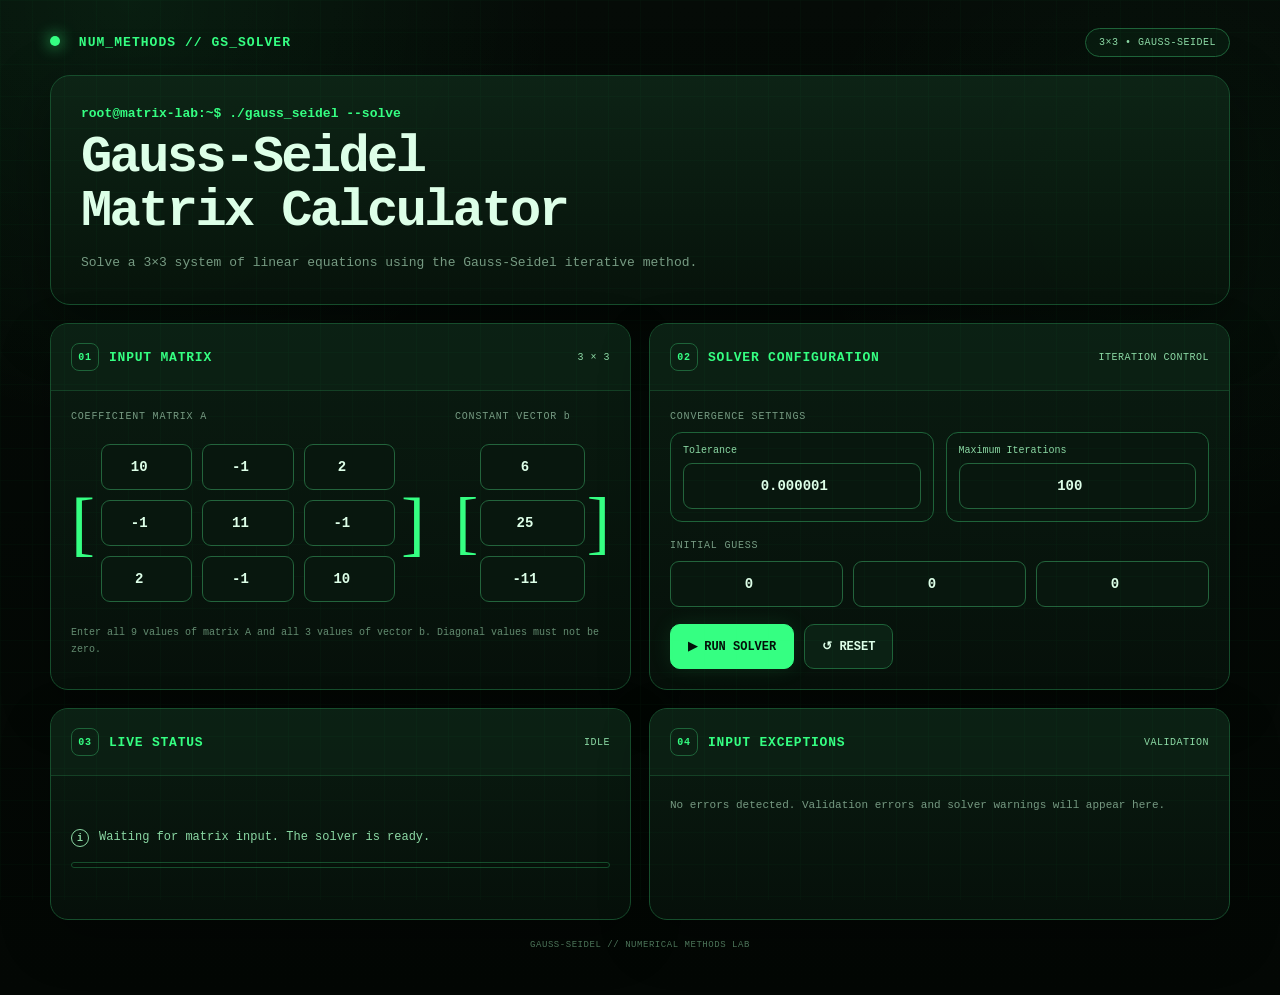
<file: index.html>
<!DOCTYPE html>
<html lang="en">
<head>
    <meta charset="UTF-8">
    <meta name="viewport" content="width=device-width, initial-scale=1.0">

    <title>Gauss-Seidel Matrix Calculator</title>

    <link rel="stylesheet" href="style.css">
</head>

<body>

<div class="app">

    <!-- =========================
         TOP BAR
    ========================== -->

    <header class="topbar">

        <div class="brand">
            <span class="brand-dot"></span>
            NUM_METHODS // GS_SOLVER
        </div>

        <div class="header-label">
            3×3 • GAUSS-SEIDEL
        </div>

    </header>


    <!-- =========================
         HERO
    ========================== -->

    <section class="hero">

        <div class="terminal">
            root@matrix-lab:~$ ./gauss_seidel --solve
        </div>

        <h1>
            Gauss-Seidel<br>
            Matrix Calculator
        </h1>

        <p>
            Solve a 3×3 system of linear equations using the
            Gauss-Seidel iterative method.
        </p>

    </section>


    <!-- =========================
         MAIN WORKSPACE
    ========================== -->

    <main class="workspace">


        <!-- =========================
             01 MATRIX INPUT
        ========================== -->

        <section class="card">

            <div class="card-header">

                <div class="card-title">

                    <span class="number">
                        01
                    </span>

                    INPUT MATRIX

                </div>

                <span class="section-tag">
                    3 × 3
                </span>

            </div>


            <div class="card-body">

                <div class="input-layout">


                    <!-- MATRIX A -->

                    <div class="matrix-area">

                        <div class="input-label">
                            COEFFICIENT MATRIX A
                        </div>


                        <div class="matrix-wrapper">

                            <span class="matrix-bracket left">
                                [
                            </span>


                            <div
                                id="matrixInputs"
                                class="matrix-grid"
                            >

                                <!-- JS WILL CREATE 9 INPUTS -->

                            </div>


                            <span class="matrix-bracket right">
                                ]
                            </span>

                        </div>

                    </div>


                    <!-- VECTOR B -->

                    <div class="vector-area">

                        <div class="input-label">
                            CONSTANT VECTOR b
                        </div>


                        <div class="vector-wrapper">

                            <span class="vector-bracket left">
                                [
                            </span>


                            <div
                                id="vectorInputs"
                                class="vector-grid"
                            >

                                <!-- JS WILL CREATE 3 INPUTS -->

                            </div>


                            <span class="vector-bracket right">
                                ]
                            </span>

                        </div>

                    </div>

                </div>


                <div class="input-help">

                    Enter all 9 values of matrix A and all 3 values
                    of vector b. Diagonal values must not be zero.

                </div>

            </div>

        </section>



        <!-- =========================
             02 SOLVER SETTINGS
        ========================== -->

        <section class="card">

            <div class="card-header">

                <div class="card-title">

                    <span class="number">
                        02
                    </span>

                    SOLVER CONFIGURATION

                </div>

                <span class="section-tag">
                    ITERATION CONTROL
                </span>

            </div>


            <div class="card-body">


                <div class="input-label">
                    CONVERGENCE SETTINGS
                </div>


                <div class="settings-grid">


                    <div class="setting-box">

                        <label for="tolerance">
                            Tolerance
                        </label>

                        <input
                            id="tolerance"
                            type="number"
                            step="any"
                            min="0"
                            value="0.000001"
                        >

                    </div>


                    <div class="setting-box">

                        <label for="maxIterations">
                            Maximum Iterations
                        </label>

                        <input
                            id="maxIterations"
                            type="number"
                            step="1"
                            min="1"
                            max="100000"
                            value="100"
                        >

                    </div>

                </div>


                <div class="input-label initial-label">
                    INITIAL GUESS
                </div>


                <div class="guess-grid">

                    <input
                        id="x10"
                        type="number"
                        step="any"
                        value="0"
                        placeholder="x₁₀"
                    >

                    <input
                        id="x20"
                        type="number"
                        step="any"
                        value="0"
                        placeholder="x₂₀"
                    >

                    <input
                        id="x30"
                        type="number"
                        step="any"
                        value="0"
                        placeholder="x₃₀"
                    >

                </div>


                <div class="button-row">

                    <button
                        id="solveBtn"
                        class="btn-primary"
                    >
                        ▶ RUN SOLVER
                    </button>


                    <button
                        id="resetBtn"
                        class="btn-secondary"
                    >
                        ↺ RESET
                    </button>

                </div>

            </div>

        </section>



        <!-- =========================
             03 STATUS
        ========================== -->

        <section class="card">

            <div class="card-header">

                <div class="card-title">

                    <span class="number">
                        03
                    </span>

                    LIVE STATUS

                </div>

                <span
                    id="statusBadge"
                    class="section-tag"
                >
                    IDLE
                </span>

            </div>


            <div class="card-body status-body">

                <div
                    id="statusLine"
                    class="status info"
                >

                    <span class="status-icon">
                        i
                    </span>

                    <span>
                        Waiting for matrix input.
                        The solver is ready.
                    </span>

                </div>


                <div class="progress">

                    <div
                        id="progressBar"
                        class="progress-bar"
                    ></div>

                </div>

            </div>

        </section>



        <!-- =========================
             04 ERROR AREA
        ========================== -->

        <section class="card">

            <div class="card-header">

                <div class="card-title">

                    <span class="number">
                        04
                    </span>

                    INPUT EXCEPTIONS

                </div>

                <span class="section-tag">
                    VALIDATION
                </span>

            </div>


            <div class="card-body">

                <div
                    id="noErrorMessage"
                    class="no-error"
                >
                    No errors detected.
                    Validation errors and solver warnings
                    will appear here.
                </div>


                <div
                    id="errorPanel"
                    class="error-panel"
                >

                    <div class="error-title">
                        ERROR / WARNING
                    </div>


                    <ul
                        id="errorList"
                    ></ul>

                </div>

            </div>

        </section>



        <!-- =========================
             05 SOLUTION
             LAST SECTION
        ========================== -->

        <section
            id="solutionCard"
            class="card solution-card"
            style="display:none;"
        >

            <div class="card-header">

                <div class="card-title">

                    <span class="number">
                        05
                    </span>

                    SOLUTION OUTPUT

                </div>

                <span
                    id="solutionTag"
                    class="section-tag"
                >
                    RESULT
                </span>

            </div>


            <div class="card-body">


                <!-- SOLUTION VALUES -->

                <div class="solution-grid">


                    <div class="answer-box">

                        <div class="answer-label">
                            x₁
                        </div>

                        <div
                            id="answerX1"
                            class="answer-value"
                        >
                            —
                        </div>

                    </div>


                    <div class="answer-box">

                        <div class="answer-label">
                            x₂
                        </div>

                        <div
                            id="answerX2"
                            class="answer-value"
                        >
                            —
                        </div>

                    </div>


                    <div class="answer-box">

                        <div class="answer-label">
                            x₃
                        </div>

                        <div
                            id="answerX3"
                            class="answer-value"
                        >
                            —
                        </div>

                    </div>

                </div>


                <!-- SUMMARY -->

                <div
                    id="solutionSummary"
                    class="solution-summary"
                ></div>


                <!-- COLLAPSIBLE ITERATIONS -->

                <details id="iterationDetails">

                    <summary>

                        <span>
                            ▸ ITERATION HISTORY
                        </span>

                        <span
                            id="iterationCount"
                            class="section-tag"
                        >
                            0 STEPS
                        </span>

                    </summary>


                    <div class="table-container">

                        <table>

                            <thead>

                                <tr>

                                    <th>
                                        ITERATION
                                    </th>

                                    <th>
                                        x₁
                                    </th>

                                    <th>
                                        x₂
                                    </th>

                                    <th>
                                        x₃
                                    </th>

                                    <th>
                                        |Δx₁|
                                    </th>

                                    <th>
                                        |Δx₂|
                                    </th>

                                    <th>
                                        |Δx₃|
                                    </th>

                                    <th>
                                        MAX ERROR
                                    </th>

                                </tr>

                            </thead>


                            <tbody
                                id="historyBody"
                            ></tbody>

                        </table>

                    </div>

                </details>

            </div>

        </section>

    </main>


    <footer>
        GAUSS-SEIDEL // NUMERICAL METHODS LAB
    </footer>

</div>


<script src="script.js"></script>

</body>
</html>
</file>
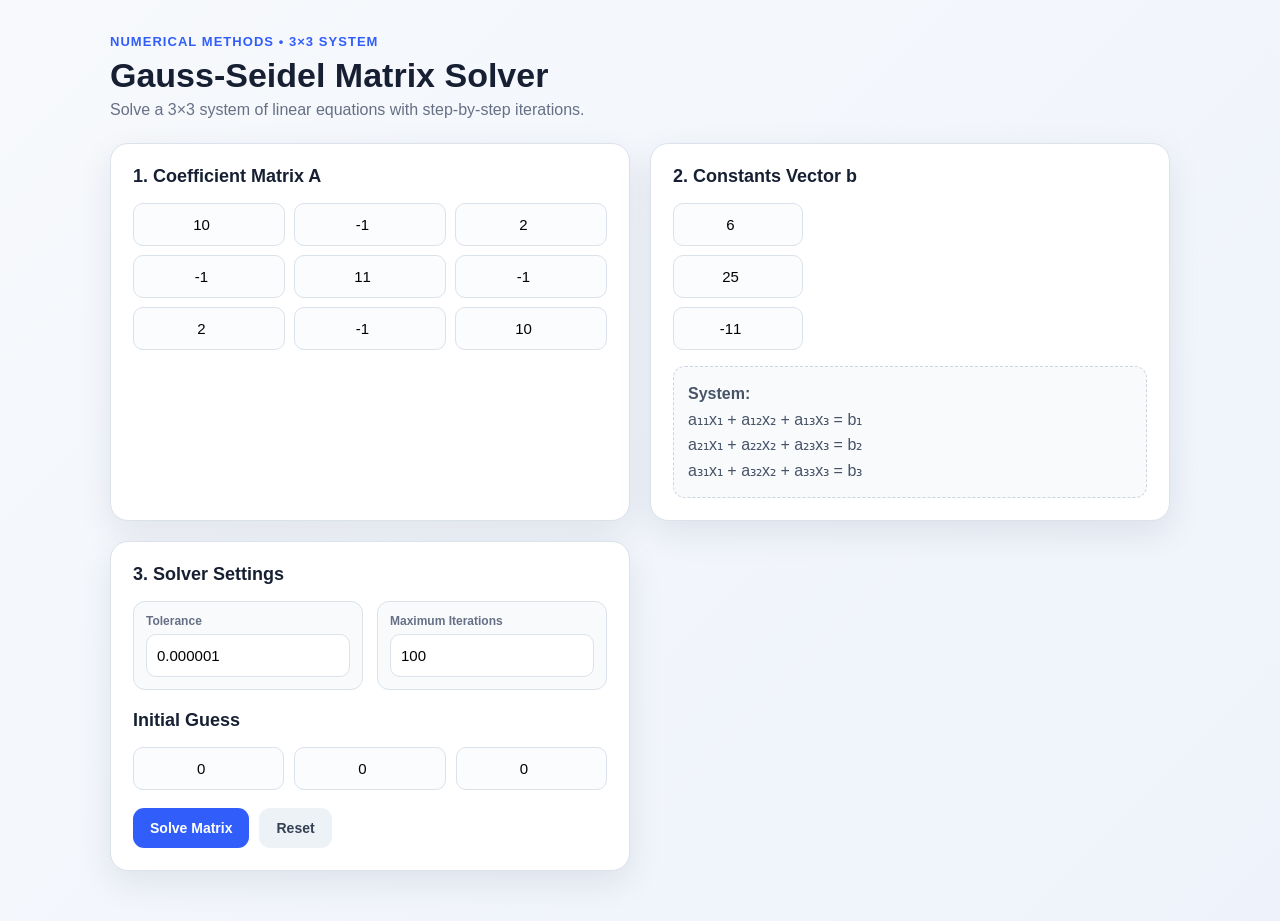
<file: gauss_seidel_3x3_solver.html>
<!DOCTYPE html>
<html lang="en">
<head>
<meta charset="UTF-8">
<meta name="viewport" content="width=device-width, initial-scale=1.0">
<title>Gauss-Seidel 3×3 Matrix Solver</title>
<style>
  :root{
    --bg:#f4f7fb; --card:#fff; --text:#172033; --muted:#667085;
    --primary:#315efb; --primary2:#2447c8; --border:#dbe2ea;
    --success:#16845b; --danger:#d92d20; --shadow:0 12px 35px rgba(20,35,70,.09);
  }
  *{box-sizing:border-box}
  body{
    margin:0; font-family:Inter,Segoe UI,Arial,sans-serif; color:var(--text);
    background:linear-gradient(135deg,#f7f9fc,#eef3fb); min-height:100vh;
  }
  .container{max-width:1100px;margin:auto;padding:34px 20px 50px}
  header{margin-bottom:24px}
  .eyebrow{color:var(--primary);font-weight:800;font-size:13px;letter-spacing:.08em;text-transform:uppercase}
  h1{font-size:34px;margin:7px 0 6px}
  .subtitle{color:var(--muted);margin:0}
  .grid{display:grid;grid-template-columns:1fr 1fr;gap:20px}
  .card{
    background:var(--card);border:1px solid var(--border);border-radius:18px;
    padding:22px;box-shadow:var(--shadow)
  }
  .full{grid-column:1/-1}
  h2{font-size:18px;margin:0 0 16px}
  .matrix-wrap{display:grid;grid-template-columns:1fr 1fr;gap:20px;align-items:center}
  .matrix{display:grid;grid-template-columns:repeat(3,1fr);gap:9px}
  input{
    width:100%; padding:12px 10px; border:1px solid var(--border);border-radius:10px;
    font-size:15px; text-align:center; outline:none; transition:.2s; background:#fbfcfe;
  }
  input:focus{border-color:var(--primary);box-shadow:0 0 0 3px rgba(49,94,251,.11);background:white}
  .vector{display:grid;grid-template-columns:1fr;gap:9px;max-width:130px}
  label{display:block;font-size:12px;color:var(--muted);margin-bottom:6px;font-weight:650}
  .settings{display:grid;grid-template-columns:repeat(2,1fr);gap:14px}
  .setting{background:#f8fafc;border:1px solid var(--border);border-radius:12px;padding:12px}
  .setting input{background:white;text-align:left}
  .guess{display:grid;grid-template-columns:repeat(3,1fr);gap:10px}
  .actions{display:flex;gap:10px;margin-top:18px}
  button{
    border:0;border-radius:11px;padding:12px 17px;font-weight:750;cursor:pointer;
    font-size:14px;transition:.2s
  }
  .primary{background:var(--primary);color:white}.primary:hover{background:var(--primary2)}
  .secondary{background:#edf2f7;color:#344054}.secondary:hover{background:#e3e9f0}
  .status{margin-top:15px;padding:12px;border-radius:10px;display:none;font-size:14px}
  .status.error{display:block;background:#fff0ef;color:var(--danger);border:1px solid #ffd0cc}
  .status.ok{display:block;background:#ecfdf3;color:var(--success);border:1px solid #b7ebd0}
  .result-box{display:none}
  .answer{display:grid;grid-template-columns:repeat(3,1fr);gap:12px;margin-bottom:20px}
  .answer div{background:#f6f8ff;border:1px solid #dbe3ff;border-radius:13px;padding:14px}
  .answer span{display:block;color:var(--muted);font-size:12px;margin-bottom:5px}
  .answer strong{font-size:22px}
  .table-wrap{overflow:auto;border:1px solid var(--border);border-radius:12px}
  table{width:100%;border-collapse:collapse;font-size:13px;min-width:650px}
  th,td{padding:10px;border-bottom:1px solid var(--border);text-align:center}
  th{background:#f7f9fc;font-weight:800}
  tr:last-child td{border-bottom:0}
  .converged{color:var(--success);font-weight:800}
  .formula{background:#f8fafc;border:1px dashed #cbd5e1;border-radius:12px;padding:14px;color:#475467;line-height:1.6}
  @media(max-width:760px){
    .grid,.matrix-wrap{grid-template-columns:1fr}
    .full{grid-column:auto}.settings{grid-template-columns:1fr}
    h1{font-size:28px}
  }
</style>
</head>
<body>
<div class="container">
  <header>
    <div class="eyebrow">Numerical Methods • 3×3 System</div>
    <h1>Gauss-Seidel Matrix Solver</h1>
    <p class="subtitle">Solve a 3×3 system of linear equations with step-by-step iterations.</p>
  </header>

  <div class="grid">
    <section class="card">
      <h2>1. Coefficient Matrix A</h2>
      <div class="matrix" id="matrix"></div>
    </section>

    <section class="card">
      <h2>2. Constants Vector b</h2>
      <div class="vector" id="vector"></div>
      <div class="formula" style="margin-top:16px">
        <b>System:</b><br>
        a₁₁x₁ + a₁₂x₂ + a₁₃x₃ = b₁<br>
        a₂₁x₁ + a₂₂x₂ + a₂₃x₃ = b₂<br>
        a₃₁x₁ + a₃₂x₂ + a₃₃x₃ = b₃
      </div>
    </section>

    <section class="card">
      <h2>3. Solver Settings</h2>
      <div class="settings">
        <div class="setting">
          <label for="tol">Tolerance</label>
          <input id="tol" type="number" value="0.000001" step="any" min="0.000000001">
        </div>
        <div class="setting">
          <label for="maxIter">Maximum Iterations</label>
          <input id="maxIter" type="number" value="100" min="1" max="10000">
        </div>
      </div>
      <h2 style="margin-top:20px">Initial Guess</h2>
      <div class="guess">
        <input id="x0" type="number" value="0" step="any" placeholder="x₁">
        <input id="y0" type="number" value="0" step="any" placeholder="x₂">
        <input id="z0" type="number" value="0" step="any" placeholder="x₃">
      </div>
      <div class="actions">
        <button class="primary" onclick="solve()">Solve Matrix</button>
        <button class="secondary" onclick="resetAll()">Reset</button>
      </div>
      <div id="status" class="status"></div>
    </section>

    <section class="card result-box full" id="result">
      <h2>Solution</h2>
      <div class="answer">
        <div><span>x₁</span><strong id="ans1">—</strong></div>
        <div><span>x₂</span><strong id="ans2">—</strong></div>
        <div><span>x₃</span><strong id="ans3">—</strong></div>
      </div>
      <div id="summary" class="status ok"></div>
      <h2 style="margin-top:20px">Iteration History</h2>
      <div class="table-wrap">
        <table>
          <thead><tr><th>Iteration</th><th>x₁</th><th>x₂</th><th>x₃</th><th>Max Error</th></tr></thead>
          <tbody id="history"></tbody>
        </table>
      </div>
    </section>
  </div>
</div>

<script>
const defaultA = [
  [10,-1,2],
  [-1,11,-1],
  [2,-1,10]
];
const defaultB = [6,25,-11];

function makeInputs(){
  const m=document.getElementById('matrix');
  const v=document.getElementById('vector');
  m.innerHTML=''; v.innerHTML='';
  for(let i=0;i<3;i++){
    for(let j=0;j<3;j++){
      const inp=document.createElement('input');
      inp.type='number'; inp.step='any'; inp.id=`a${i}${j}`;
      inp.value=defaultA[i][j]; inp.setAttribute('aria-label',`A row ${i+1} column ${j+1}`);
      m.appendChild(inp);
    }
    const b=document.createElement('input');
    b.type='number'; b.step='any'; b.id=`b${i}`; b.value=defaultB[i];
    b.setAttribute('aria-label',`b ${i+1}`);
    v.appendChild(b);
  }
}
function num(id){ return Number(document.getElementById(id).value); }
function showStatus(msg,type='error'){
  const s=document.getElementById('status'); s.textContent=msg; s.className='status '+type;
}
function solve(){
  try{
    const A=Array.from({length:3},(_,i)=>Array.from({length:3},(_,j)=>num(`a${i}${j}`)));
    const b=[num('b0'),num('b1'),num('b2')];
    let x=[num('x0'),num('y0'),num('z0')];
    const tol=num('tol'), maxIter=Math.floor(num('maxIter'));

    if(A.flat().some(v=>!Number.isFinite(v)) || b.some(v=>!Number.isFinite(v)) || x.some(v=>!Number.isFinite(v)))
      throw new Error('Please enter valid numeric values.');
    if(!Number.isFinite(tol) || tol<=0) throw new Error('Tolerance must be greater than 0.');
    if(!Number.isFinite(maxIter) || maxIter<1) throw new Error('Maximum iterations must be at least 1.');
    for(let i=0;i<3;i++) if(Math.abs(A[i][i])<1e-15)
      throw new Error(`Diagonal element a${i+1}${i+1} cannot be zero.`);

    const history=[];
    let converged=false, iter=0;

    for(iter=1;iter<=maxIter;iter++){
      const old=[...x];

      // Gauss-Seidel: each newly calculated value is immediately reused.
      for(let i=0;i<3;i++){
        let sum=b[i];
        for(let j=0;j<3;j++) if(j!==i) sum-=A[i][j]*x[j];
        x[i]=sum/A[i][i];
      }

      const errors=x.map((v,i)=>Math.abs(v-old[i]));
      const maxErr=Math.max(...errors);
      history.push([iter,...x,maxErr]);

      if(maxErr<tol){ converged=true; break; }
    }

    document.getElementById('ans1').textContent=x[0].toFixed(8);
    document.getElementById('ans2').textContent=x[1].toFixed(8);
    document.getElementById('ans3').textContent=x[2].toFixed(8);

    const tbody=document.getElementById('history'); tbody.innerHTML='';
    history.forEach(r=>{
      const tr=document.createElement('tr');
      tr.innerHTML=`<td>${r[0]}</td><td>${r[1].toFixed(8)}</td><td>${r[2].toFixed(8)}</td><td>${r[3].toFixed(8)}</td><td>${r[4].toExponential(3)}</td>`;
      tbody.appendChild(tr);
    });

    const summary=document.getElementById('summary');
    summary.textContent=converged
      ? `Converged in ${iter} iteration${iter===1?'':'s'} with tolerance ${tol}.`
      : `Did not reach the tolerance within ${maxIter} iterations. Showing the latest approximation.`;
    summary.className='status '+(converged?'ok':'error');

    document.getElementById('result').style.display='block';
    showStatus(converged ? 'Solution found successfully.' : 'Maximum iterations reached.', converged?'ok':'error');
    document.getElementById('result').scrollIntoView({behavior:'smooth',block:'start'});
  }catch(e){ showStatus(e.message,'error'); }
}
function resetAll(){
  makeInputs();
  ['x0','y0','z0'].forEach(id=>document.getElementById(id).value=0);
  document.getElementById('tol').value='0.000001';
  document.getElementById('maxIter').value=100;
  document.getElementById('result').style.display='none';
  document.getElementById('status').className='status';
  document.getElementById('status').textContent='';
}
makeInputs();
</script>
</body>
</html>
</file>
<file: style.css>
:root {

    --bg: #050b07;
    --bg2: #07130b;

    --panel: #0b1c11;
    --panel2: #0e2416;

    --green: #35ff82;
    --green-soft: #8bd8a4;
    --green-dark: #1e6339;

    --border: #164d2c;

    --text: #ddffe8;
    --muted: #769a82;

    --danger: #ff6878;
    --danger-bg: #321016;

    --warning: #f0ca55;
}


* {
    box-sizing: border-box;
}


html {
    scroll-behavior: smooth;
}


body {

    margin: 0;

    min-height: 100vh;

    color: var(--text);

    font-family:
        "JetBrains Mono",
        "Fira Code",
        "Cascadia Code",
        Consolas,
        monospace;

    background:

        radial-gradient(
            circle at 10% 0%,
            rgba(53,255,130,.08),
            transparent 28%
        ),

        radial-gradient(
            circle at 90% 20%,
            rgba(53,255,130,.035),
            transparent 25%
        ),

        linear-gradient(
            180deg,
            var(--bg),
            #030704
        );
}


/* GRID BACKGROUND */

body::before {

    content: "";

    position: fixed;

    inset: 0;

    pointer-events: none;

    opacity: .035;

    background-image:

        linear-gradient(
            rgba(53,255,130,.7) 1px,
            transparent 1px
        ),

        linear-gradient(
            90deg,
            rgba(53,255,130,.7) 1px,
            transparent 1px
        );

    background-size: 32px 32px;
}


/* APP */

.app {

    width:
        min(
            1180px,
            calc(100% - 32px)
        );

    margin: auto;

    padding:
        28px 0 45px;
}


/* TOP BAR */

.topbar {

    display: flex;

    justify-content:
        space-between;

    align-items:
        center;

    margin-bottom: 18px;
}


.brand {

    color: var(--green);

    font-size: 13px;

    font-weight: 800;

    letter-spacing: .08em;
}


.brand-dot {

    display: inline-block;

    width: 10px;

    height: 10px;

    margin-right: 10px;

    border-radius: 50%;

    background: var(--green);

    box-shadow:
        0 0 15px var(--green);
}


.header-label {

    padding:
        8px 13px;

    border:
        1px solid var(--green-dark);

    border-radius: 50px;

    color: var(--green-soft);

    font-size: 10px;

    letter-spacing: .05em;

    background:
        rgba(12,43,24,.4);
}


/* HERO */

.hero {

    margin-bottom: 18px;

    padding: 30px;

    border:
        1px solid var(--border);

    border-radius: 20px;

    background:

        linear-gradient(
            180deg,
            rgba(13,36,22,.97),
            rgba(7,19,11,.97)
        );

    box-shadow:
        0 20px 60px
        rgba(0,0,0,.4);
}


.terminal {

    margin-bottom: 10px;

    color: var(--green);

    font-size: 13px;

    font-weight: 700;
}


h1 {

    margin: 0;

    font-size:
        clamp(
            32px,
            5vw,
            52px
        );

    line-height: 1.03;

    letter-spacing:
        -.05em;
}


.hero p {

    max-width: 800px;

    margin:
        14px 0 0;

    color: var(--muted);

    font-size: 13px;

    line-height: 1.7;
}


/* WORKSPACE */

.workspace {

    display: grid;

    grid-template-columns:
        1fr 1fr;

    gap: 18px;
}


/* CARD */

.card {

    min-width: 0;

    overflow: hidden;

    border:
        1px solid var(--border);

    border-radius: 18px;

    background:

        linear-gradient(
            180deg,
            rgba(10,28,17,.98),
            rgba(6,16,10,.98)
        );

    box-shadow:
        0 20px 50px
        rgba(0,0,0,.28);
}


/* SOLUTION SPANS FULL WIDTH */

.solution-card {

    grid-column:
        1 / -1;
}


/* CARD HEADER */

.card-header {

    min-height: 67px;

    display: flex;

    justify-content:
        space-between;

    align-items:
        center;

    gap: 15px;

    padding:
        15px 20px;

    border-bottom:
        1px solid
        rgba(30,99,57,.5);

    background:
        rgba(14,37,22,.55);
}


.card-title {

    display: flex;

    align-items: center;

    gap: 10px;

    color: var(--green);

    font-size: 13px;

    font-weight: 800;

    letter-spacing: .06em;
}


.number {

    display: grid;

    place-items: center;

    width: 28px;

    height: 28px;

    border:
        1px solid
        var(--green-dark);

    border-radius: 8px;

    font-size: 10px;
}


.section-tag {

    color:
        var(--green-soft);

    font-size: 10px;

    letter-spacing: .05em;
}


/* CARD CONTENT */

.card-body {

    padding: 20px;
}


/* INPUT MATRIX */

.input-layout {

    display: grid;

    grid-template-columns:
        minmax(0,1fr) 155px;

    gap: 30px;

    align-items: center;
}


.input-label {

    margin-bottom: 10px;

    color: var(--muted);

    font-size: 10px;

    letter-spacing: .08em;
}


/* MATRIX AREA */

.matrix-area {

    min-width: 0;
}


.matrix-wrapper {

    position: relative;

    padding:
        12px 30px;
}


.matrix-grid {

    display: grid;

    grid-template-columns:
        repeat(
            3,
            minmax(70px,1fr)
        );

    gap: 10px;

    width: 100%;
}


/* VECTOR */

.vector-wrapper {

    position: relative;

    padding:
        12px 25px;
}


.vector-grid {

    display: grid;

    gap: 10px;
}


/* BIG MATRIX BRACKETS */

.matrix-bracket,
.vector-bracket {

    position: absolute;

    color: var(--green);

    font-family:
        Georgia,
        serif;

    font-size: 72px;

    line-height: 1;

    font-weight: 300;

    top: 50%;

    transform:
        translateY(-50%);
}


.matrix-bracket.left {

    left: 0;
}


.matrix-bracket.right {

    right: 0;
}


.vector-bracket.left {

    left: 0;

    font-size: 70px;
}


.vector-bracket.right {

    right: 0;

    font-size: 70px;
}


/* INPUT */

input {

    width: 100%;

    height: 46px;

    padding:
        0 10px;

    border:
        1px solid
        #23643c;

    border-radius: 9px;

    outline: none;

    background:
        #08170e;

    color:
        var(--text);

    caret-color:
        var(--green);

    font: inherit;

    font-size: 14px;

    font-weight: 700;

    text-align: center;

    transition:
        .18s ease;
}


input:hover {

    border-color:
        #32874f;
}


input:focus {

    border-color:
        var(--green);

    background:
        #0a1b10;

    box-shadow:
        0 0 0 3px
        rgba(53,255,130,.09);
}


input.invalid {

    border-color:
        var(--danger);

    box-shadow:
        0 0 0 3px
        rgba(255,104,120,.08);
}


/* HELP TEXT */

.input-help {

    margin-top: 10px;

    color:
        #638b70;

    font-size: 10px;

    line-height: 1.7;
}


/* SETTINGS */

.settings-grid {

    display: grid;

    grid-template-columns:
        1fr 1fr;

    gap: 12px;
}


.setting-box {

    padding: 12px;

    border:
        1px solid
        var(--green-dark);

    border-radius: 12px;

    background:
        #08170e;
}


.setting-box label {

    display: block;

    margin-bottom: 7px;

    color:
        var(--green-soft);

    font-size: 10px;
}


.initial-label {

    margin-top: 18px;
}


.guess-grid {

    display: grid;

    grid-template-columns:
        repeat(
            3,
            1fr
        );

    gap: 10px;
}


/* BUTTONS */

.button-row {

    display: flex;

    gap: 10px;

    margin-top: 17px;

    flex-wrap: wrap;
}


button {

    min-height: 45px;

    padding:
        0 17px;

    border-radius: 10px;

    font: inherit;

    font-size: 12px;

    font-weight: 800;

    cursor: pointer;

    transition:
        .18s ease;
}


.btn-primary {

    border:
        1px solid
        var(--green);

    color:
        #031009;

    background:
        var(--green);

    box-shadow:
        0 0 22px
        rgba(53,255,130,.1);
}


.btn-secondary {

    border:
        1px solid
        var(--green-dark);

    color:
        var(--text);

    background:
        #0b2114;
}


.btn-primary:hover,
.btn-secondary:hover {

    transform:
        translateY(-1px);
}


/* STATUS */

.status-body {

    min-height: 143px;

    display: flex;

    flex-direction: column;

    justify-content:
        center;
}


.status {

    display: flex;

    align-items: flex-start;

    gap: 10px;

    font-size: 12px;

    line-height: 1.7;
}


.status.info {

    color:
        var(--green-soft);
}


.status.success {

    color:
        var(--green);
}


.status.warn {

    color:
        var(--warning);
}


.status.error {

    color:
        var(--danger);
}


.status-icon {

    flex:
        0 0 auto;

    display: grid;

    place-items: center;

    width: 18px;

    height: 18px;

    margin-top: 2px;

    border:
        1px solid
        currentColor;

    border-radius: 50%;

    font-size: 10px;

    font-weight: 900;
}


/* PROGRESS */

.progress {

    width: 100%;

    height: 6px;

    margin-top: 15px;

    overflow: hidden;

    border:
        1px solid
        var(--border);

    border-radius: 99px;

    background:
        #061009;
}


.progress-bar {

    width: 0%;

    height: 100%;

    background:
        var(--green);

    box-shadow:
        0 0 15px
        rgba(53,255,130,.35);

    transition:
        width .25s ease;
}


/* ERROR */

.no-error {

    color:
        var(--muted);

    font-size: 11px;

    line-height: 1.7;
}


.error-panel {

    display: none;

    padding: 14px;

    border:
        1px solid
        rgba(255,104,120,.4);

    border-radius: 12px;

    background:
        var(--danger-bg);
}


.error-panel.show {

    display: block;
}


.error-title {

    margin-bottom: 8px;

    color:
        var(--danger);

    font-size: 11px;

    font-weight: 800;
}


.error-panel ul {

    margin: 0;

    padding-left: 18px;

    color:
        #ffbdc5;

    font-size: 11px;

    line-height: 1.7;
}


/* SOLUTION */

.solution-grid {

    display: grid;

    grid-template-columns:
        repeat(
            3,
            1fr
        );

    gap: 12px;
}


.answer-box {

    padding: 16px;

    border:
        1px solid
        var(--border);

    border-radius: 13px;

    background:
        #08170e;
}


.answer-label {

    margin-bottom: 8px;

    color:
        var(--muted);

    font-size: 10px;
}


.answer-value {

    color:
        var(--green);

    font-size: 23px;

    font-weight: 900;

    word-break:
        break-word;
}


.solution-summary {

    margin:
        14px 0 18px;

    padding: 13px;

    border:
        1px dashed
        var(--green-dark);

    border-radius: 12px;

    background:
        #08170e;

    color:
        var(--green-soft);

    font-size: 11px;

    line-height: 1.7;
}


/* ITERATIONS */

details {

    overflow: hidden;

    border:
        1px solid
        var(--border);

    border-radius: 13px;

    background:
        #08150d;
}


summary {

    display: flex;

    justify-content:
        space-between;

    align-items:
        center;

    gap: 12px;

    padding:
        14px 16px;

    color:
        var(--green);

    font-size: 11px;

    font-weight: 800;

    cursor:
        pointer;

    list-style: none;
}


summary::-webkit-details-marker {
    display: none;
}


.table-container {

    overflow-x: auto;

    border-top:
        1px solid
        rgba(29,91,54,.5);
}


table {

    width: 100%;

    min-width: 760px;

    border-collapse:
        collapse;

    font-size: 10px;
}


th,
td {

    padding:
        10px 8px;

    text-align:
        center;

    border-bottom:
        1px solid
        rgba(29,91,54,.24);
}


th {

    color:
        var(--green-soft);

    background:
        #0b1c11;

    font-size: 9px;

    letter-spacing: .05em;
}


tr.final-row td {

    color:
        var(--green);

    font-weight: 800;
}


/* FOOTER */

footer {

    margin-top: 20px;

    color:
        #4c7459;

    text-align:
        center;

    font-size: 9px;

    letter-spacing: .06em;
}


/* RESPONSIVE */

@media (max-width: 900px) {

    .workspace {

        grid-template-columns:
            1fr;
    }

    .solution-card {

        grid-column:
            auto;
    }
}


@media (max-width: 650px) {

    .app {

        width:
            calc(100% - 18px);

        padding-top:
            18px;
    }


    .topbar {

        align-items:
            flex-start;

        flex-direction:
            column;
    }


    .hero {

        padding:
            22px;
    }


    .input-layout {

        grid-template-columns:
            1fr;
    }


    .settings-grid,
    .guess-grid,
    .solution-grid {

        grid-template-columns:
            1fr;
    }


    .matrix-grid {

        gap: 7px;
    }


    .card-body {

        padding:
            16px;
    }
}
</file>
